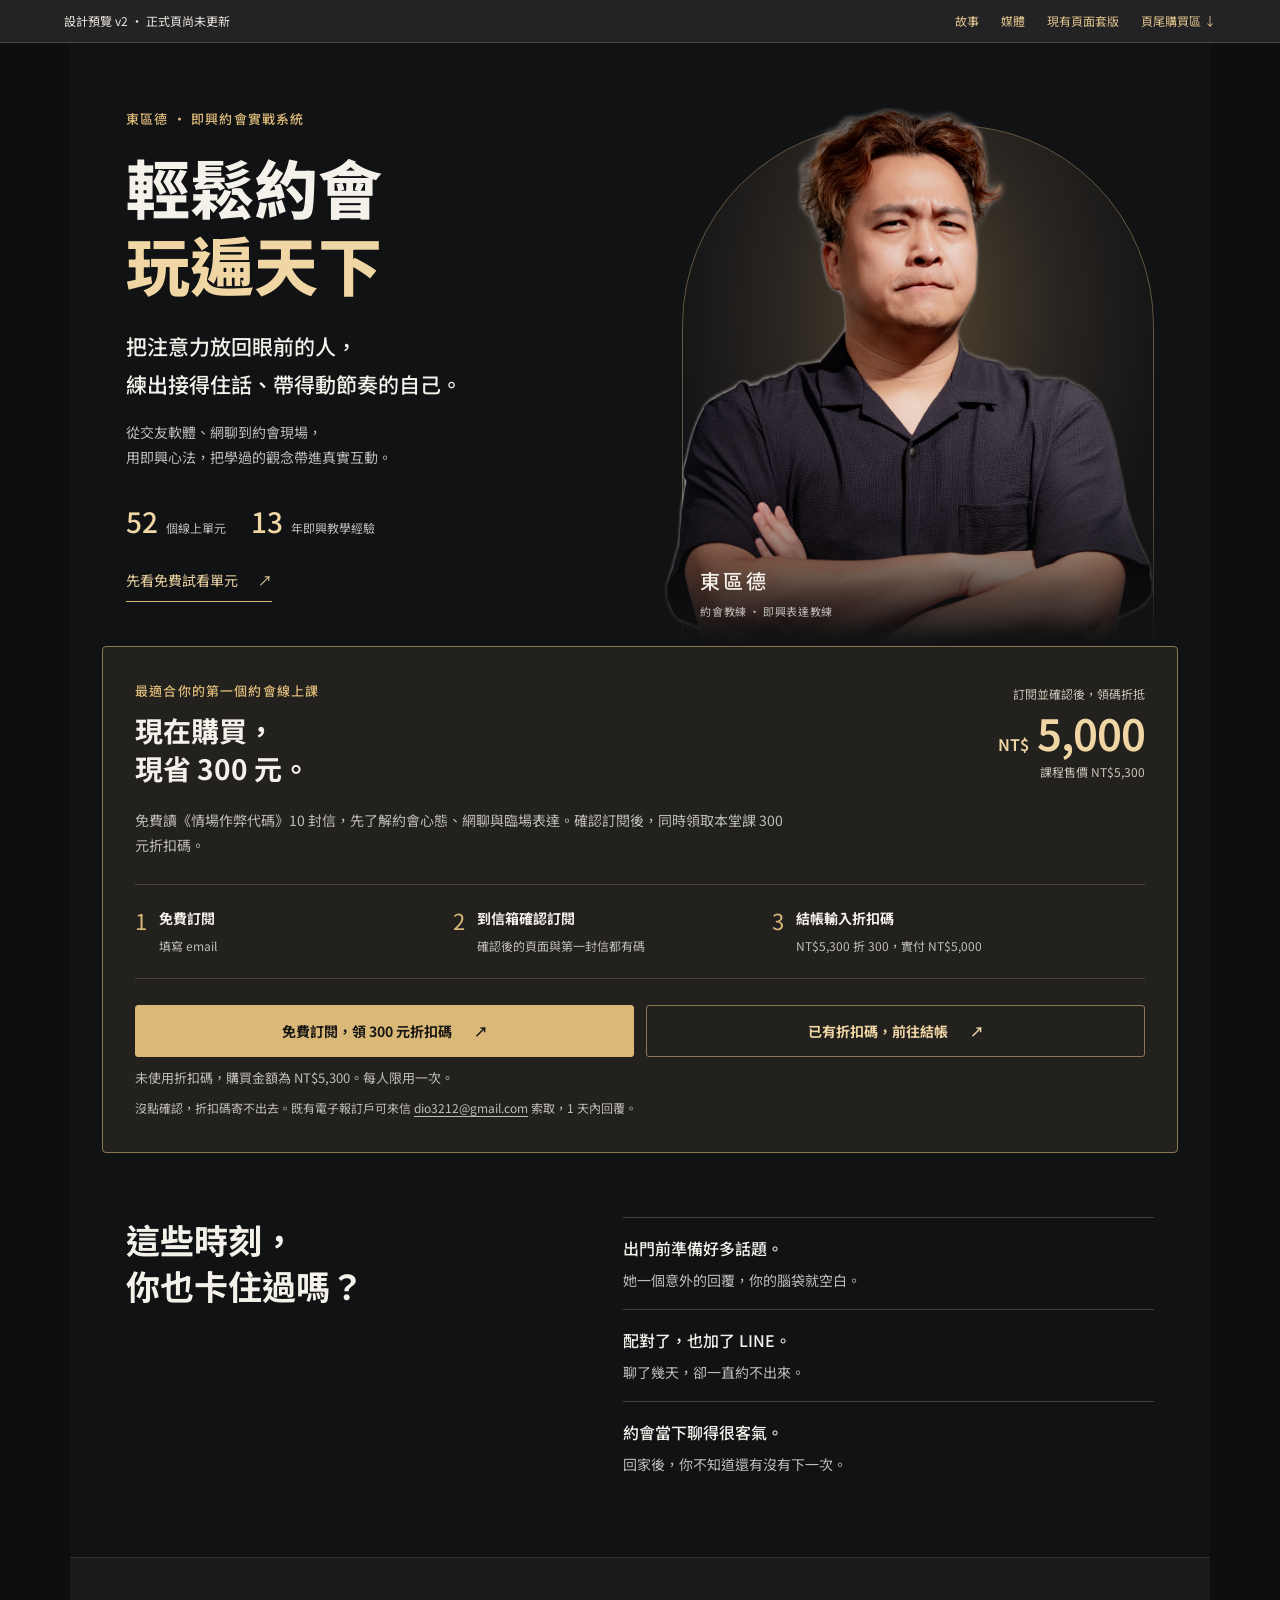
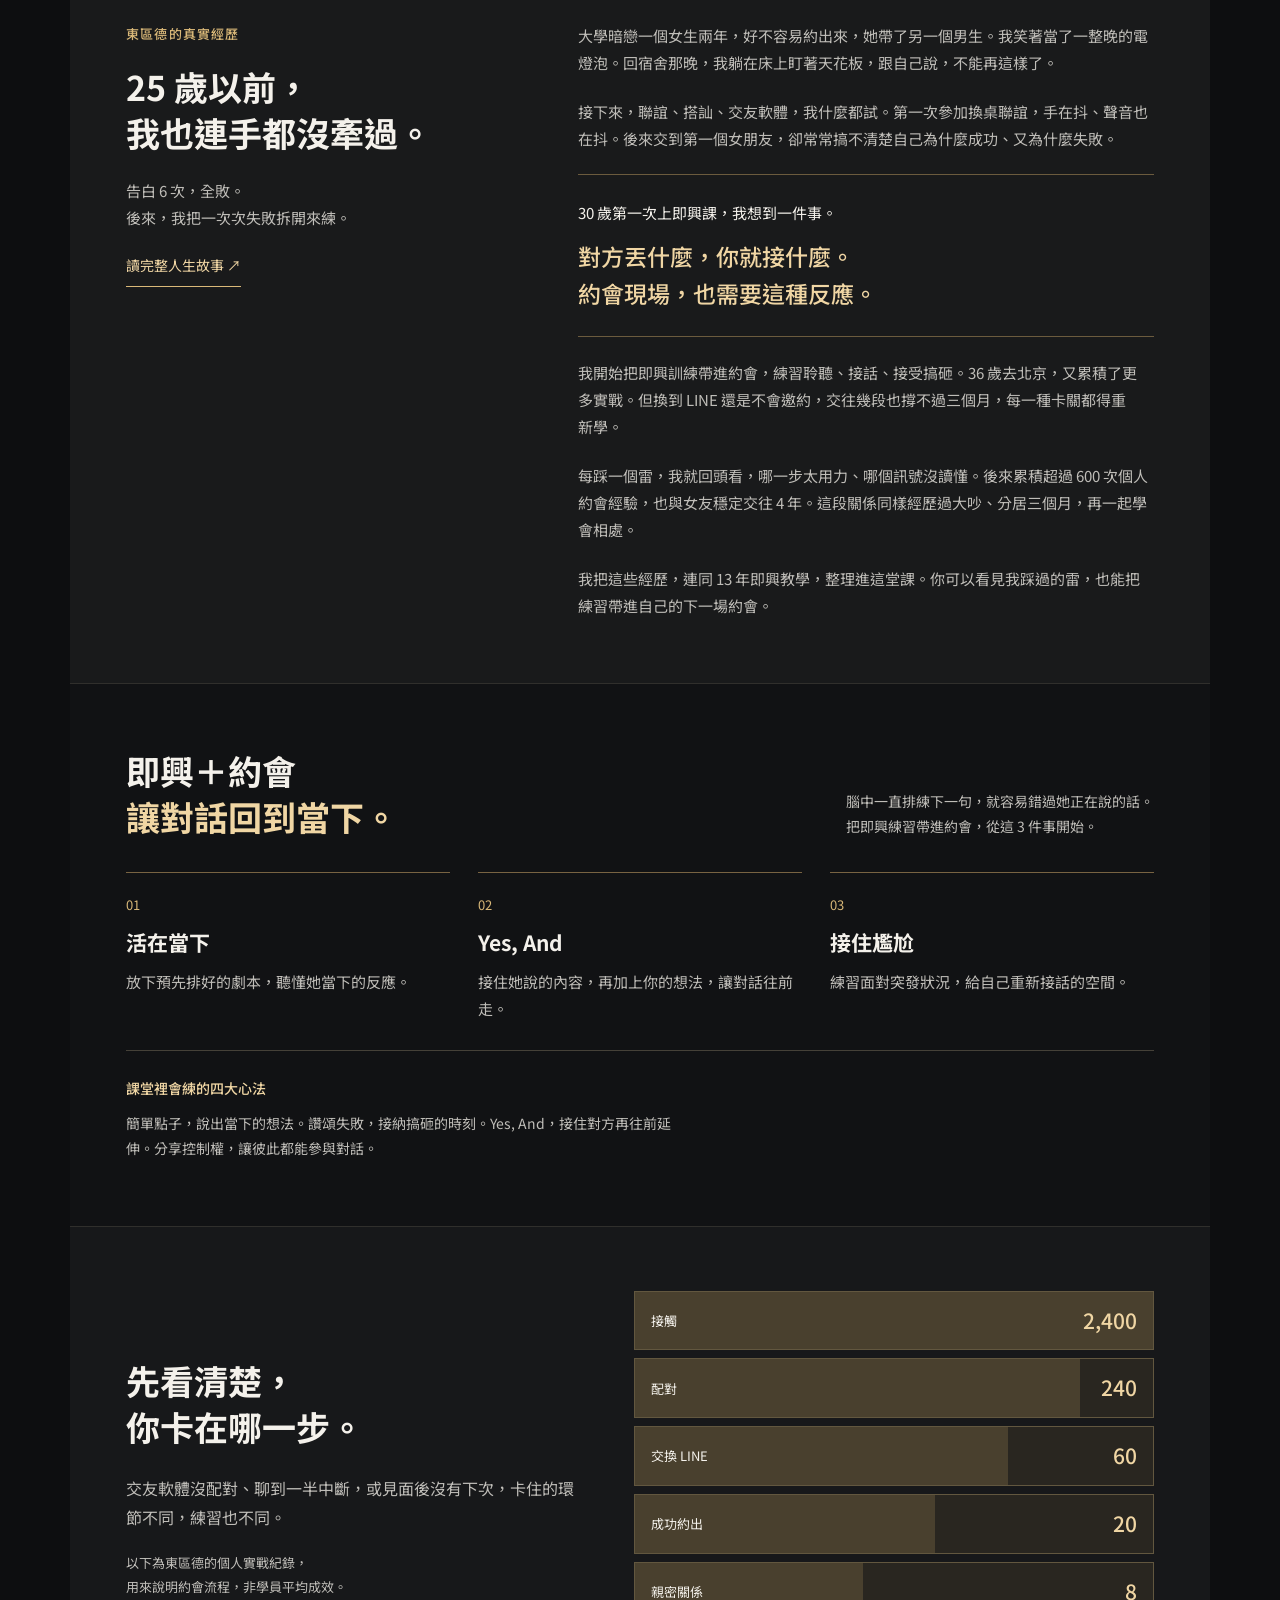
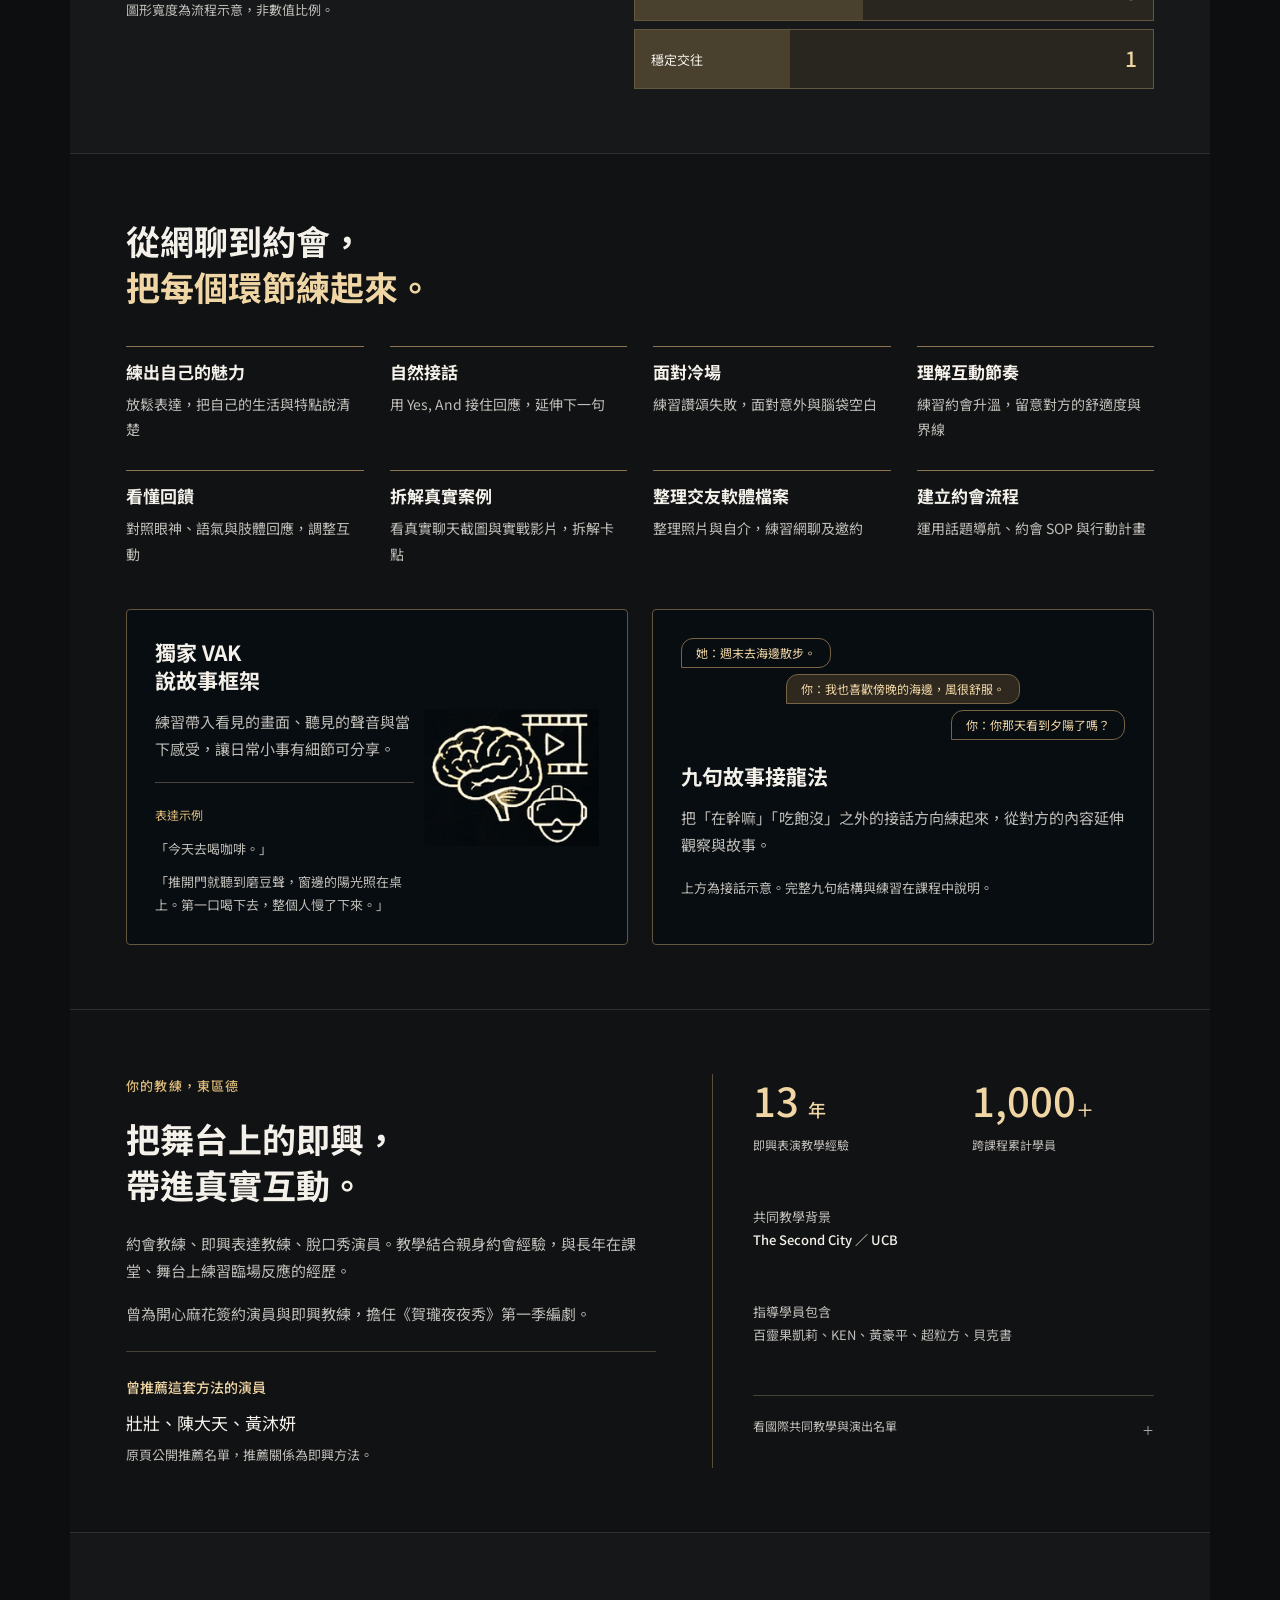
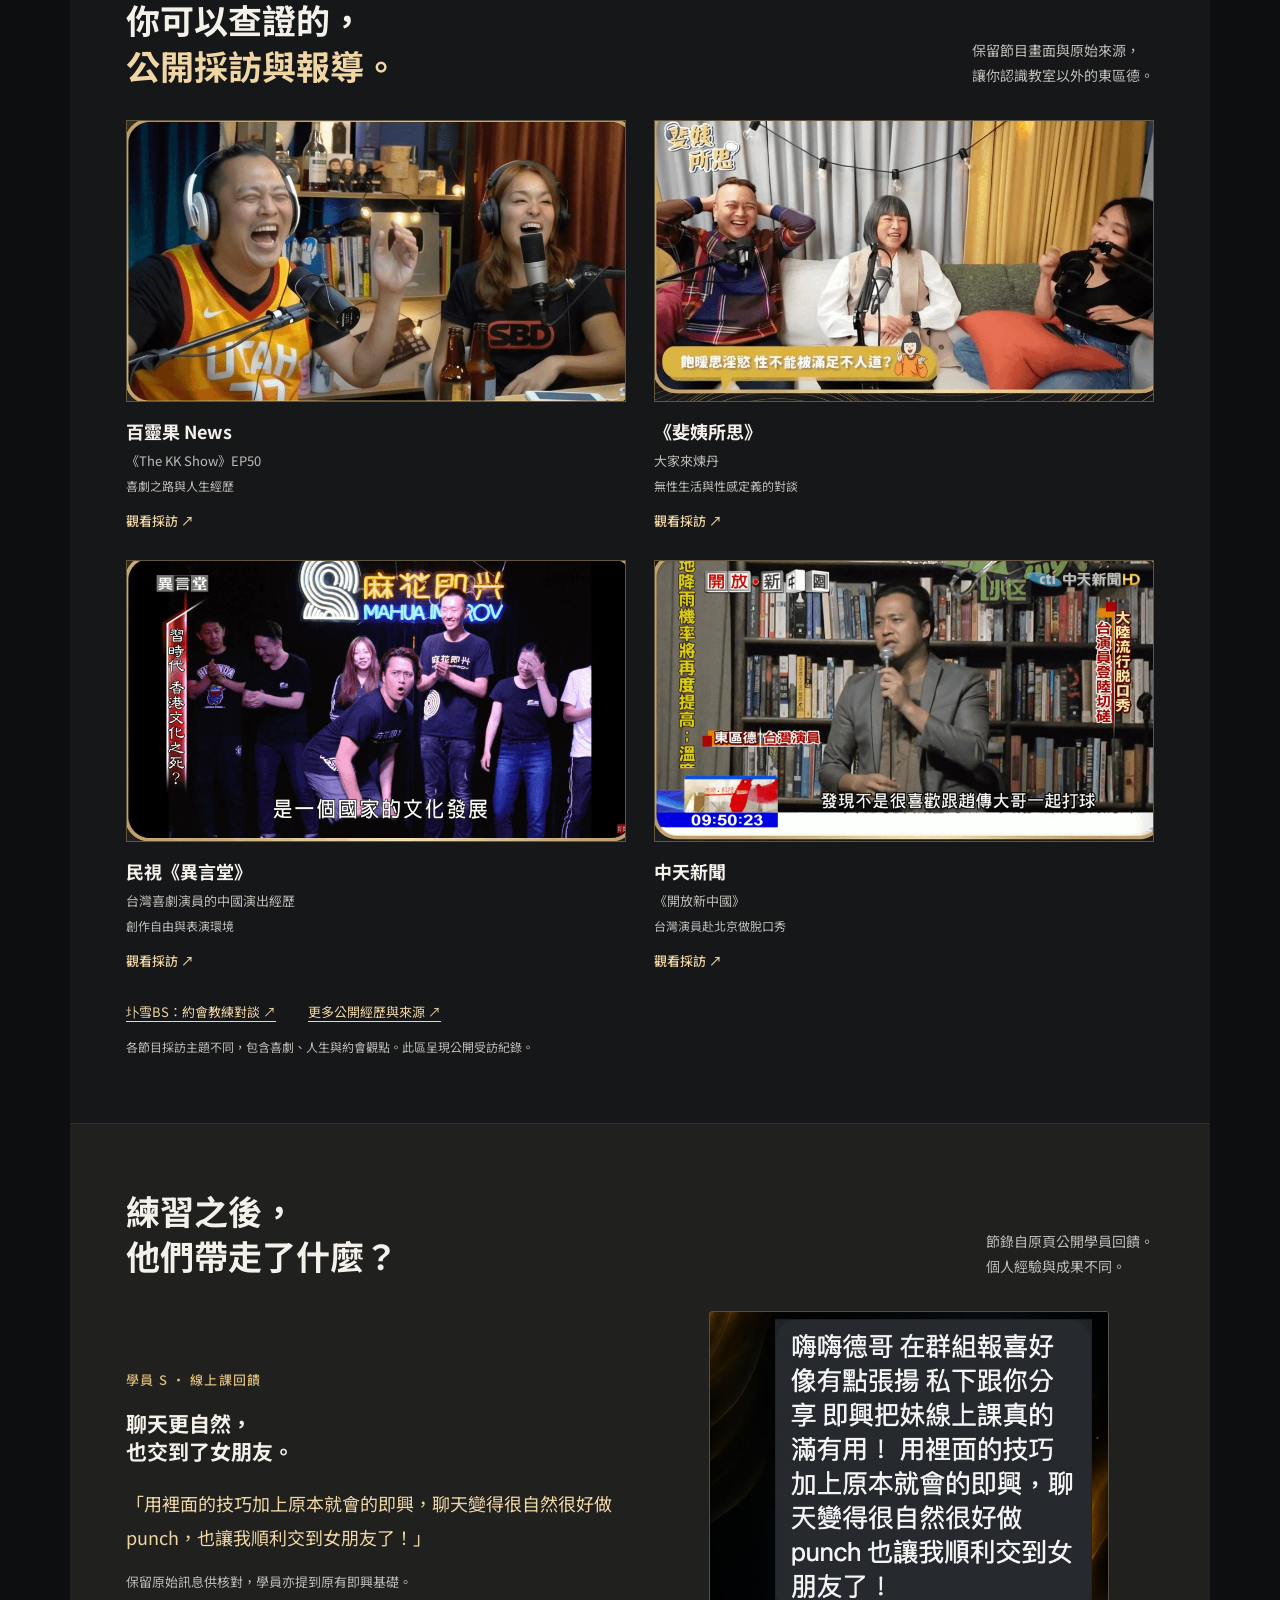
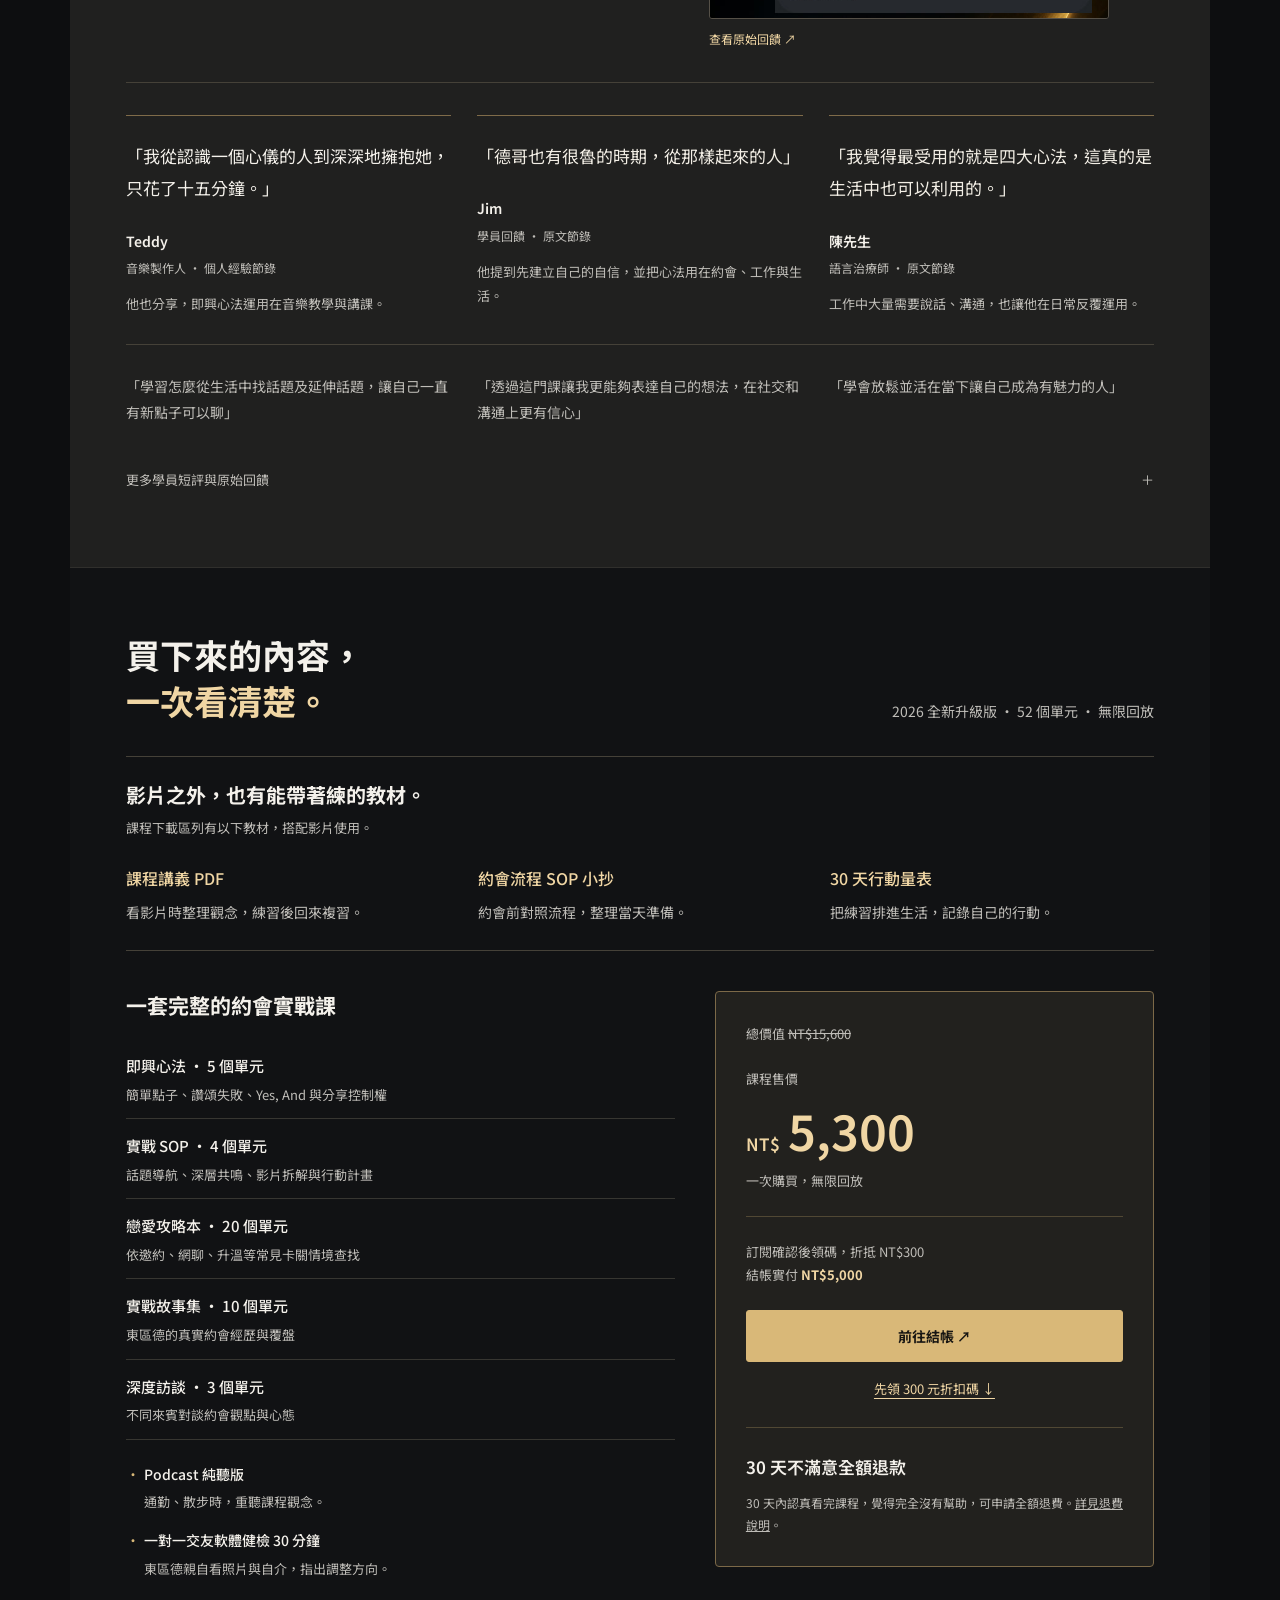
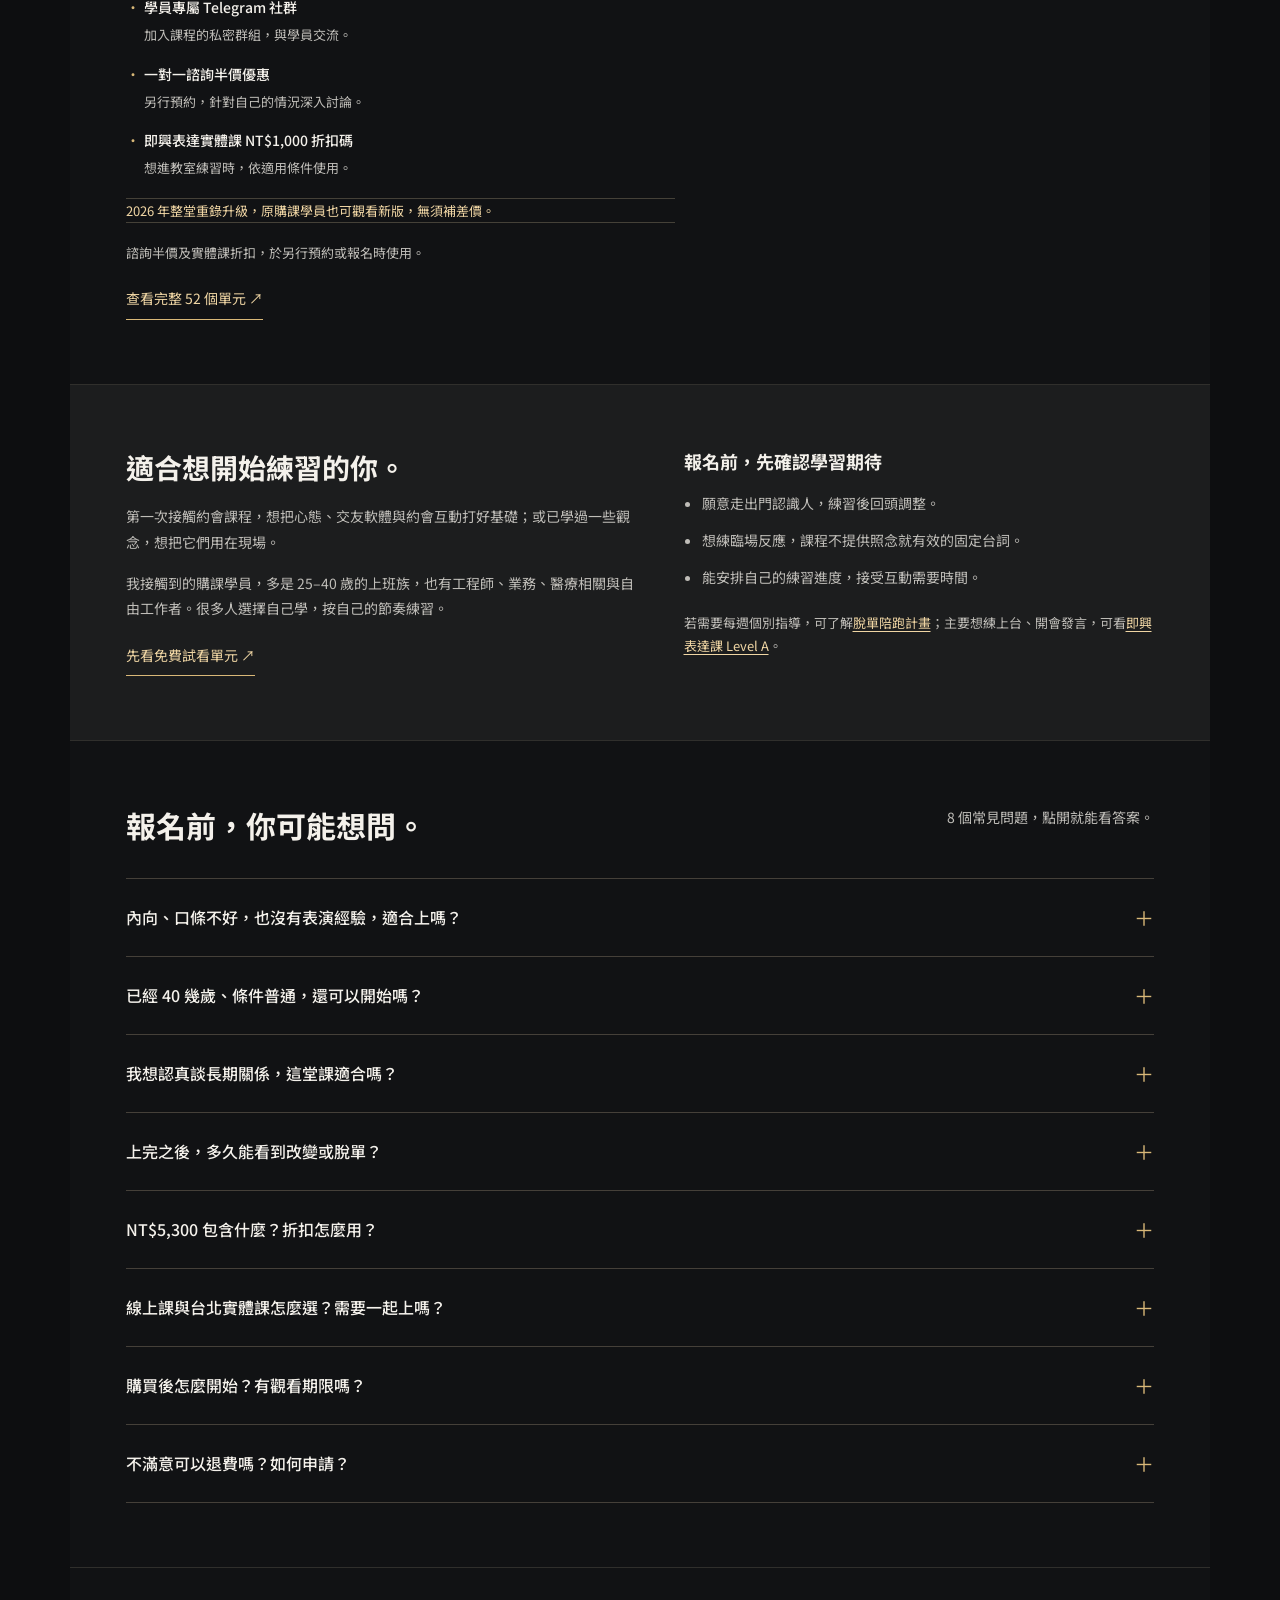
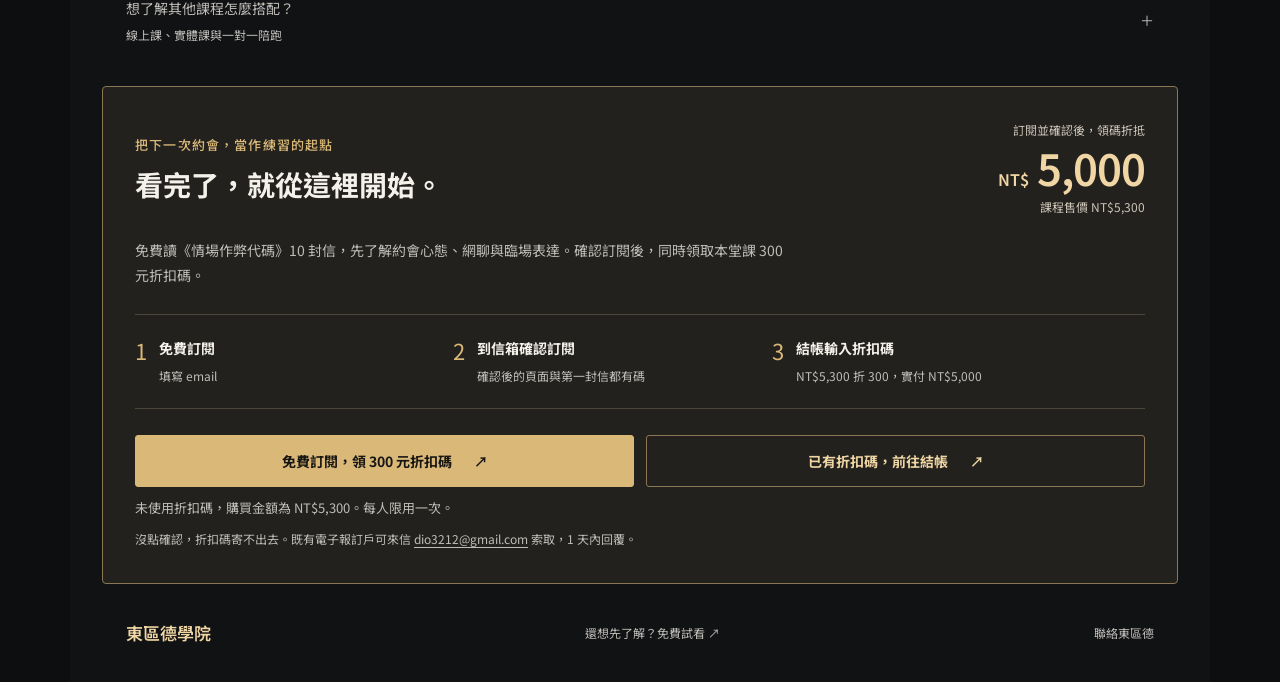
<file: index.html>
<!DOCTYPE html><html lang="zh-Hant"><head><meta charset="UTF-8"><meta name="viewport" content="width=device-width,initial-scale=1"><meta name="robots" content="noindex,nofollow"><title>輕鬆約會玩遍天下｜設計預覽 v2</title><link rel="stylesheet" href="design.css?v=2"></head><body class="dl-preview"><div class="dl-reviewbar"><span>設計預覽 v2 · 正式頁尚未更新</span><nav><a href="#dl-journey">故事</a><a href="#dl-media-proof">媒體</a><a href="platform-preview.html">現有頁面套版</a><a href="#dl-finish">頁尾購買區 ↓</a></nav></div><div class="dl-course" id="dl-course">
<header class="dl-hero"><div class="dl-hero-copy"><p class="dl-kicker">東區德 · 即興約會實戰系統</p><h1>輕鬆約會<br/><em>玩遍天下</em></h1><p class="dl-lead">把注意力放回眼前的人，<br/>練出接得住話、帶得動節奏的自己。</p><p class="dl-muted">從交友軟體、網聊到約會現場，<br/>用即興心法，把學過的觀念帶進真實互動。</p><div class="dl-hero-facts"><span><b>52</b> 個線上單元</span><span><b>13</b> 年即興教學經驗</span></div><a class="dl-text-link" href="https://dioacademy.tw/learning/improvdating/3f78926c-6590-4a41-b8bd-613d4d5ba468" rel="noopener" target="_blank">先看免費試看單元 <span aria-hidden="true">↗</span></a></div><div class="dl-portrait"><div class="dl-arch"></div><img alt="東區德，約會教練與即興表達教練" height="2125" src="assets/portrait.png" width="1558"/><span class="dl-signature">東區德<span>約會教練 · 即興表達教練</span></span></div></header>
<section aria-labelledby="dl-start-title" class="dl-offer" id="dl-start">
<div class="dl-offer-head"><div><p class="dl-kicker">最適合你的第一個約會線上課</p><h2 id="dl-start-title">現在購買，<br/>現省 300 元。</h2></div><div class="dl-offer-price"><span>訂閱並確認後，領碼折抵</span><strong><small>NT$</small>5,000</strong><span>課程售價 NT$5,300</span></div></div>
<p class="dl-offer-gift">免費讀《情場作弊代碼》10 封信，先了解約會心態、網聊與臨場表達。確認訂閱後，同時領取本堂課 300 元折扣碼。</p><ol class="dl-steps"><li><b>1</b><span><strong>免費訂閱</strong>填寫 email</span></li><li><b>2</b><span><strong>到信箱確認訂閱</strong>確認後的頁面與第一封信都有碼</span></li><li><b>3</b><span><strong>結帳輸入折扣碼</strong>NT$5,300 折 300，實付 NT$5,000</span></li></ol>
<div class="dl-actions"><a class="dl-button" href="https://dio.kit.com/cheatcode_home?src=ad300" rel="noopener" target="_blank">免費訂閱，領 300 元折扣碼<span aria-hidden="true">↗</span></a><a class="dl-button dl-outline" href="https://dioacademy.tw/checkout?planId=e0495d20-8f7b-4b6c-938a-22f5584e10e2" rel="noopener" target="_blank">已有折扣碼，前往結帳<span aria-hidden="true">↗</span></a></div><p class="dl-small">未使用折扣碼，購買金額為 NT$5,300。每人限用一次。</p><p class="dl-fine">沒點確認，折扣碼寄不出去。既有電子報訂戶可來信 <a href="mailto:dio3212@gmail.com">dio3212@gmail.com</a> 索取，1 天內回覆。</p>
</section>

<section class="dl-section dl-pains" id="dl-pains"><h2>這些時刻，<br/>你也卡住過嗎？</h2><div class="dl-pain-list"><p><strong>出門前準備好多話題。</strong><span>她一個意外的回覆，你的腦袋就空白。</span></p><p><strong>配對了，也加了 LINE。</strong><span>聊了幾天，卻一直約不出來。</span></p><p><strong>約會當下聊得很客氣。</strong><span>回家後，你不知道還有沒有下一次。</span></p></div></section>
<section class="dl-section dl-journey" id="dl-journey"><div class="dl-journey-heading"><p class="dl-kicker">東區德的真實經歷</p><h2>25 歲以前，<br/>我也連手都沒牽過。</h2><p class="dl-muted">告白 6 次，全敗。<br/>後來，我把一次次失敗拆開來練。</p><a class="dl-text-link" href="https://dioacademy.tw/posts/aboutme" rel="noopener" target="_blank">讀完整人生故事 ↗</a></div><div class="dl-journey-body"><p>大學暗戀一個女生兩年，好不容易約出來，她帶了另一個男生。我笑著當了一整晚的電燈泡。回宿舍那晚，我躺在床上盯著天花板，跟自己說，不能再這樣了。</p><p>接下來，聯誼、搭訕、交友軟體，我什麼都試。第一次參加換桌聯誼，手在抖、聲音也在抖。後來交到第一個女朋友，卻常常搞不清楚自己為什麼成功、又為什麼失敗。</p><p class="dl-journey-turn">30 歲第一次上即興課，我想到一件事。<br/><strong>對方丟什麼，你就接什麼。<br/>約會現場，也需要這種反應。</strong></p><p>我開始把即興訓練帶進約會，練習聆聽、接話、接受搞砸。36 歲去北京，又累積了更多實戰。但換到 LINE 還是不會邀約，交往幾段也撐不過三個月，每一種卡關都得重新學。</p><p>每踩一個雷，我就回頭看，哪一步太用力、哪個訊號沒讀懂。後來累積超過 600 次個人約會經驗，也與女友穩定交往 4 年。這段關係同樣經歷過大吵、分居三個月，再一起學會相處。</p><p>我把這些經歷，連同 13 年即興教學，整理進這堂課。你可以看見我踩過的雷，也能把練習帶進自己的下一場約會。</p></div></section><section class="dl-section dl-method" id="dl-method"><div class="dl-section-heading"><h2>即興＋約會<br/><em>讓對話回到當下。</em></h2><p>腦中一直排練下一句，就容易錯過她正在說的話。<br/>把即興練習帶進約會，從這 3 件事開始。</p></div><div class="dl-methods"><article><span>01</span><h3>活在當下</h3><p>放下預先排好的劇本，聽懂她當下的反應。</p></article><article><span>02</span><h3>Yes, And</h3><p>接住她說的內容，再加上你的想法，讓對話往前走。</p></article><article><span>03</span><h3>接住尷尬</h3><p>練習面對突發狀況，給自己重新接話的空間。</p></article></div><div class="dl-principles"><strong>課堂裡會練的四大心法</strong><p>簡單點子，說出當下的想法。讚頌失敗，接納搞砸的時刻。Yes, And，接住對方再往前延伸。分享控制權，讓彼此都能參與對話。</p></div></section>
<section class="dl-section dl-funnel"><div><h2>先看清楚，<br/>你卡在哪一步。</h2><p class="dl-muted">交友軟體沒配對、聊到一半中斷，或見面後沒有下次，卡住的環節不同，練習也不同。</p><p class="dl-small">以下為東區德的個人實戰紀錄，<br/>用來說明約會流程，非學員平均成效。<br/>圖形寬度為流程示意，非數值比例。</p></div><div aria-label="個人實戰紀錄漏斗" class="dl-funnel-chart"><div style="--bar:100%"><span>接觸</span><b>2,400</b></div><div style="--bar:86%"><span>配對</span><b>240</b></div><div style="--bar:72%"><span>交換 LINE</span><b>60</b></div><div style="--bar:58%"><span>成功約出</span><b>20</b></div><div style="--bar:44%"><span>親密關係</span><b>8</b></div><div style="--bar:30%"><span>穩定交往</span><b>1</b></div></div></section>
<section class="dl-section dl-outcomes"><h2>從網聊到約會，<br/><em>把每個環節練起來。</em></h2><div class="dl-benefits"><div><h3>練出自己的魅力</h3><p>放鬆表達，把自己的生活與特點說清楚</p></div><div><h3>自然接話</h3><p>用 Yes, And 接住回應，延伸下一句</p></div><div><h3>面對冷場</h3><p>練習讚頌失敗，面對意外與腦袋空白</p></div><div><h3>理解互動節奏</h3><p>練習約會升溫，留意對方的舒適度與界線</p></div><div><h3>看懂回饋</h3><p>對照眼神、語氣與肢體回應，調整互動</p></div><div><h3>拆解真實案例</h3><p>看真實聊天截圖與實戰影片，拆解卡點</p></div><div><h3>整理交友軟體檔案</h3><p>整理照片與自介，練習網聊及邀約</p></div><div><h3>建立約會流程</h3><p>運用話題導航、約會 SOP 與行動計畫</p></div></div><div class="dl-tools"><article class="dl-vak"><div><h3>獨家 VAK<br/>說故事框架</h3><p>練習帶入看見的畫面、聽見的聲音與當下感受，讓日常小事有細節可分享。</p><div class="dl-tool-example"><span>表達示例</span><p>「今天去喝咖啡。」</p><p>「推開門就聽到磨豆聲，窗邊的陽光照在桌上。第一口喝下去，整個人慢了下來。」</p></div></div><div aria-label="VAK 說故事框架原圖的大腦與影像圖示" class="dl-vak-icon" role="img"></div></article><article><div aria-label="接話示意" class="dl-chat-art"><span>她：週末去海邊散步。</span><span>你：我也喜歡傍晚的海邊，風很舒服。</span><span>你：你那天看到夕陽了嗎？</span></div><h3>九句故事接龍法</h3><p>把「在幹嘛」「吃飽沒」之外的接話方向練起來，從對方的內容延伸觀察與故事。</p><span class="dl-small">上方為接話示意。完整九句結構與練習在課程中說明。</span></article></div></section>
<section class="dl-section dl-teacher" id="dl-teacher"><div><p class="dl-kicker">你的教練，東區德</p><h2>把舞台上的即興，<br/>帶進真實互動。</h2><p>約會教練、即興表達教練、脫口秀演員。教學結合親身約會經驗，與長年在課堂、舞台上練習臨場反應的經歷。</p><p>曾為開心麻花簽約演員與即興教練，擔任《賀瓏夜夜秀》第一季編劇。</p><div class="dl-recommendations"><strong>曾推薦這套方法的演員</strong><p>壯壯、陳大天、黃沐妍</p><span class="dl-small">原頁公開推薦名單，推薦關係為即興方法。</span></div></div><div class="dl-credentials"><div><b>13 <small>年</small></b><span>即興表演教學經驗</span></div><div><b>1,000<small>＋</small></b><span>跨課程累計學員</span></div><p>共同教學背景<br/><strong>The Second City ／ UCB</strong></p><p>指導學員包含<br/>百靈果凱莉、KEN、黃豪平、超粒方、貝克書</p><details class="dl-collaboration"><summary>看國際共同教學與演出名單 <span>＋</span></summary><p>The Second City 資深教練群<br/>Anthony LeBlanc、Ryan Bernier、Sam Super、Jay Steigmann</p><p>UCB 資深教練群<br/>Drew DiFonzo Marks、Toni Charline</p></details></div></section><section class="dl-section dl-media-proof" id="dl-media-proof"><div class="dl-section-heading"><h2>你可以查證的，<br/><em>公開採訪與報導。</em></h2><p>保留節目畫面與原始來源，<br/>讓你認識教室以外的東區德。</p></div><div class="dl-media-grid"><a class="dl-media-card" href="https://www.youtube.com/watch?v=dDw50VlC9JU" rel="noopener" target="_blank"><div class="dl-media-frame dl-media-fruit"><img alt="百靈果 News採訪原頁畫面" height="2752" loading="lazy" src="assets/media-original.jpg" width="1536"/></div><div class="dl-media-caption"><h3>百靈果 News</h3><p>《The KK Show》EP50</p><span>喜劇之路與人生經歷</span><b>觀看採訪 ↗</b></div></a><a class="dl-media-card" href="https://www.youtube.com/watch?v=_rAcezYXa-c" rel="noopener" target="_blank"><div class="dl-media-frame dl-media-fei"><img alt="《斐姨所思》採訪原頁畫面" height="2752" loading="lazy" src="assets/media-original.jpg" width="1536"/></div><div class="dl-media-caption"><h3>《斐姨所思》</h3><p>大家來煉丹</p><span>無性生活與性感定義的對談</span><b>觀看採訪 ↗</b></div></a><a class="dl-media-card" href="https://www.youtube.com/watch?v=3dfzc3HZ0zs" rel="noopener" target="_blank"><div class="dl-media-frame dl-media-ftv"><img alt="民視《異言堂》採訪原頁畫面" height="2752" loading="lazy" src="assets/media-original.jpg" width="1536"/></div><div class="dl-media-caption"><h3>民視《異言堂》</h3><p>台灣喜劇演員的中國演出經歷</p><span>創作自由與表演環境</span><b>觀看採訪 ↗</b></div></a><a class="dl-media-card" href="https://www.youtube.com/watch?v=ob2wNfKZ0L4" rel="noopener" target="_blank"><div class="dl-media-frame dl-media-cti"><img alt="中天新聞採訪原頁畫面" height="2752" loading="lazy" src="assets/media-original.jpg" width="1536"/></div><div class="dl-media-caption"><h3>中天新聞</h3><p>《開放新中國》</p><span>台灣演員赴北京做脫口秀</span><b>觀看採訪 ↗</b></div></a></div><div class="dl-media-extra"><a href="https://www.youtube.com/watch?v=JRIu3rglYfM" rel="noopener" target="_blank">圤雪BS：約會教練對談 ↗</a><a href="https://dioacademy.tw/posts/aboutme" rel="noopener" target="_blank">更多公開經歷與來源 ↗</a></div><p class="dl-fine">各節目採訪主題不同，包含喜劇、人生與約會觀點。此區呈現公開受訪紀錄。</p></section><section class="dl-section dl-testimonials" id="dl-stories"><div class="dl-section-heading"><h2>練習之後，<br/>他們帶走了什麼？</h2><p>節錄自原頁公開學員回饋。<br/>個人經驗與成果不同。</p></div><div class="dl-student-s"><div><p class="dl-kicker">學員 S · 線上課回饋</p><h3>聊天更自然，<br/>也交到了女朋友。</h3><blockquote>「用裡面的技巧加上原本就會的即興，聊天變得很自然很好做 punch，也讓我順利交到女朋友了！」</blockquote><p class="dl-small">保留原始訊息供核對，學員亦提到原有即興基礎。</p></div><a aria-label="放大學員 S 原始回饋" href="assets/student-s-original.jpg" rel="noopener" target="_blank"><img alt="學員 S 私訊回饋原圖，提到聊天自然並交到女朋友" height="500" loading="lazy" src="assets/student-s-original.jpg" width="650"/><span>查看原始回饋 ↗</span></a></div><div class="dl-quotes"><figure><blockquote>「我從認識一個心儀的人到深深地擁抱她，只花了十五分鐘。」</blockquote><figcaption>Teddy<span>音樂製作人 · 個人經驗節錄</span></figcaption><p class="dl-small">他也分享，即興心法運用在音樂教學與講課。</p></figure><figure><blockquote>「德哥也有很魯的時期，從那樣起來的人」</blockquote><figcaption>Jim<span>學員回饋 · 原文節錄</span></figcaption><p class="dl-small">他提到先建立自己的自信，並把心法用在約會、工作與生活。</p></figure><figure><blockquote>「我覺得最受用的就是四大心法，這真的是生活中也可以利用的。」</blockquote><figcaption>陳先生<span>語言治療師 · 原文節錄</span></figcaption><p class="dl-small">工作中大量需要說話、溝通，也讓他在日常反覆運用。</p></figure></div><div class="dl-short-reviews"><blockquote>「學習怎麼從生活中找話題及延伸話題，讓自己一直有新點子可以聊」</blockquote><blockquote>「透過這門課讓我更能夠表達自己的想法，在社交和溝通上更有信心」</blockquote><blockquote>「學會放鬆並活在當下讓自己成為有魅力的人」</blockquote></div><details class="dl-evidence"><summary>更多學員短評與原始回饋 <span>＋</span></summary><div class="dl-more-reviews"><p>「喜歡簡單點子和 Yes And 的概念，放入溝通中相當實用」</p><p>「即興的心法蠻多都跟把妹技巧互通」</p><p>「報名只是想要把妹，但上著上著就發現即興的魅力」</p><p>「比起以前會用失落或生氣的情緒去面對，現在又多了一個更好的選擇」</p><p>「即興的精神久沒接觸又恢復到想太多的慣性，回來充電感覺很好」</p></div><div class="dl-review-originals"><a href="https://raw.githubusercontent.com/dio3212/thankyoupage/main/assets/online-course/background-refresh-v1/online-course-bg-v1-03.jpg" rel="noopener" target="_blank">Teddy 完整原文 ↗</a><a href="https://raw.githubusercontent.com/dio3212/thankyoupage/main/assets/online-course/background-refresh-v1/online-course-bg-v1-04.jpg" rel="noopener" target="_blank">Jim 完整原文 ↗</a><a href="https://raw.githubusercontent.com/dio3212/thankyoupage/main/assets/online-course/background-refresh-v1/online-course-bg-v1-05.jpg" rel="noopener" target="_blank">陳先生完整原文 ↗</a></div></details></section>

<section class="dl-section dl-included" id="dl-included"><div class="dl-section-heading"><h2>買下來的內容，<br/><em>一次看清楚。</em></h2><p>2026 全新升級版 · 52 個單元 · 無限回放</p></div><div class="dl-materials"><div class="dl-material-heading"><h3>影片之外，也有能帶著練的教材。</h3><p class="dl-small">課程下載區列有以下教材，搭配影片使用。</p></div><dl><div><dt>課程講義 PDF</dt><dd>看影片時整理觀念，練習後回來複習。</dd></div><div><dt>約會流程 SOP 小抄</dt><dd>約會前對照流程，整理當天準備。</dd></div><div><dt>30 天行動量表</dt><dd>把練習排進生活，記錄自己的行動。</dd></div></dl></div><div class="dl-package"><div><h3>一套完整的約會實戰課</h3><div class="dl-curriculum"><div><b>即興心法 · 5 個單元</b><span>簡單點子、讚頌失敗、Yes, And 與分享控制權</span></div><div><b>實戰 SOP · 4 個單元</b><span>話題導航、深層共鳴、影片拆解與行動計畫</span></div><div><b>戀愛攻略本 · 20 個單元</b><span>依邀約、網聊、升溫等常見卡關情境查找</span></div><div><b>實戰故事集 · 10 個單元</b><span>東區德的真實約會經歷與覆盤</span></div><div><b>深度訪談 · 3 個單元</b><span>不同來賓對談約會觀點與心態</span></div></div><ul class="dl-inclusions"><li><strong>Podcast 純聽版</strong><span>通勤、散步時，重聽課程觀念。</span></li><li><strong>一對一交友軟體健檢 30 分鐘</strong><span>東區德親自看照片與自介，指出調整方向。</span></li><li><strong>學員專屬 Telegram 社群</strong><span>加入課程的私密群組，與學員交流。</span></li><li><strong>一對一諮詢半價優惠</strong><span>另行預約，針對自己的情況深入討論。</span></li><li><strong>即興表達實體課 NT$1,000 折扣碼</strong><span>想進教室練習時，依適用條件使用。</span></li></ul><p class="dl-update-note">2026 年整堂重錄升級，原購課學員也可觀看新版，無須補差價。</p><p class="dl-small">諮詢半價及實體課折扣，於另行預約或報名時使用。</p><a class="dl-text-link" href="https://dioacademy.tw/courses/improvdating#section-content" rel="noopener" target="_blank">查看完整 52 個單元 ↗</a></div><aside class="dl-price"><p>總價值 <s>NT$15,600</s></p><span>課程售價</span><strong><small>NT$</small>5,300</strong><p>一次購買，無限回放</p><hr/><p>訂閱確認後領碼，折抵 NT$300<br/>結帳實付 <b>NT$5,000</b></p><a class="dl-button" href="https://dioacademy.tw/checkout?planId=e0495d20-8f7b-4b6c-938a-22f5584e10e2" rel="noopener" target="_blank">前往結帳 ↗</a><a class="dl-price-sub" href="#dl-finish">先領 300 元折扣碼 ↓</a><div class="dl-guarantee"><strong>30 天不滿意全額退款</strong><p>30 天內認真看完課程，覺得完全沒有幫助，可申請全額退費。<a href="#dl-faq">詳見退費說明</a>。</p></div></aside></div></section>
<section class="dl-section dl-fit"><div><h2>適合想開始練習的你。</h2><p>第一次接觸約會課程，想把心態、交友軟體與約會互動打好基礎；或已學過一些觀念，想把它們用在現場。</p><p>我接觸到的購課學員，多是 25–40 歲的上班族，也有工程師、業務、醫療相關與自由工作者。很多人選擇自己學，按自己的節奏練習。</p><a class="dl-text-link" href="https://dioacademy.tw/learning/improvdating/3f78926c-6590-4a41-b8bd-613d4d5ba468" rel="noopener" target="_blank">先看免費試看單元 ↗</a></div><div><h3>報名前，先確認學習期待</h3><ul class="dl-expectations"><li>願意走出門認識人，練習後回頭調整。</li><li>想練臨場反應，課程不提供照念就有效的固定台詞。</li><li>能安排自己的練習進度，接受互動需要時間。</li></ul><p class="dl-small">若需要每週個別指導，可了解<a href="https://dioacademy.tw/vip-program/" rel="noopener" target="_blank">脫單陪跑計畫</a>；主要想練上台、開會發言，可看<a href="https://dioacademy.tw/courses/improvlevela" rel="noopener" target="_blank">即興表達課 Level A</a>。</p></div></section>
<section class="dl-section dl-faq" id="dl-faq"><div class="dl-section-heading"><h2>報名前，你可能想問。</h2><p>8 個常見問題，點開就能看答案。</p></div><details class="dl-faq-item"><summary>內向、口條不好，也沒有表演經驗，適合上嗎？<span aria-hidden="true">＋</span></summary><p>可以從零開始。課程練習聆聽、接話與放鬆，從即興心法進入日常對話。你可以依自己的節奏反覆看，再把練習帶進真實互動，不需要表演基礎。</p></details><details class="dl-faq-item"><summary>已經 40 幾歲、條件普通，還可以開始嗎？<span aria-hidden="true">＋</span></summary><p>可以。課程聚焦你能練習的部分，包含交友軟體檔案、網聊、邀約與現場表達。東區德 25 歲前母胎單身，30 歲第一次走進即興課；你也可以從目前最卡的一個環節開始。</p></details><details class="dl-faq-item"><summary>我想認真談長期關係，這堂課適合嗎？<span aria-hidden="true">＋</span></summary><p>課程以尊重、聆聽與真實表達為核心，內容集中在認識對象、網聊、邀約及約會互動。這些練習可以用於建立關係；若你主要想處理交往後的衝突或婚姻問題，請先確認課綱是否符合需求。</p></details><details class="dl-faq-item"><summary>上完之後，多久能看到改變或脫單？<span aria-hidden="true">＋</span></summary><p>沒有固定的脫單時程。課程提供練習與案例，實際進度會受行動量、互動對象與練習情況影響。可以先觀察自己是否更敢開口、能延伸話題，以及是否開始實際邀約。</p></details><details class="dl-faq-item"><summary>NT$5,300 包含什麼？折扣怎麼用？<span aria-hidden="true">＋</span></summary><p>包含 52 個線上單元、Podcast 純聽版、課程講義、一對一交友軟體健檢 30 分鐘、學員社群、一對一諮詢半價優惠，以及報名即興表達實體課可用的 NT$1,000 折扣碼。先免費訂閱電子報並點選確認，即可領取本堂線上課 NT$300 折扣碼；結帳輸入後實付 NT$5,000，每人限用一次。</p></details><details class="dl-faq-item"><summary>線上課與台北實體課怎麼選？需要一起上嗎？<span aria-hidden="true">＋</span></summary><p>線上課涵蓋交友軟體、網聊與約會實戰，適合想按自己的節奏學習的人。實體課以現場即興互動練習為主。可先用線上課打底，再依需求加入實體課；兩者可分開報名，無須同時購買。</p></details><details class="dl-faq-item"><summary>購買後怎麼開始？有觀看期限嗎？<span aria-hidden="true">＋</span></summary><p>付款完成後即可開通，沒有觀看期限與次數限制。建議先看免費試看單元，再看即興心法 5 個單元，接著練習實戰 SOP。已經有特定卡關情境，也可以直接查找「戀愛攻略本」20 個單元中對應的一題。</p></details><details class="dl-faq-item"><summary>不滿意可以退費嗎？如何申請？<span aria-hidden="true">＋</span></summary><p>可以。30 天內，你認真看完課程卻覺得完全沒有幫助，全額退費。來信 dio3212@gmail.com，附訂單截圖、購買時註冊的 Email 與姓名，說明退費原因，我們會在 3 個工作天內處理並與你聯繫。</p></details></section>
<section class="dl-map"><details><summary><span>想了解其他課程怎麼搭配？<small>線上課、實體課與一對一陪跑</small></span><span>＋</span></summary><div class="dl-map-content"><p>約會與脫單</p><div class="dl-map-links"><span class="dl-current">輕鬆約會玩遍天下 · 你在這裡</span><a href="https://dioacademy.tw/vip-program/?src=lmap" rel="noopener" target="_blank">脫單陪跑計畫 · 免先修 ↗</a></div><p>表達力與臨場反應</p><div class="dl-map-links"><a href="https://dioacademy.tw/courses/improvlevela?src=lmap" rel="noopener" target="_blank">Level A 即興表達入門 · 免先修 ↗</a><a href="https://dioacademy.tw/courses/levelh?src=lmap" rel="noopener" target="_blank">Level H 幽默自信表達 · 免先修 ↗</a><a href="https://dioacademy.tw/courses/levelb?src=lmap" rel="noopener" target="_blank">Level B · 先修 Level A ↗</a><a href="https://dioacademy.tw/courses/levelc?src=lmap" rel="noopener" target="_blank">Level C · 先修 Level B ↗</a><a href="https://dioacademy.tw/courses/levels?src=lmap" rel="noopener" target="_blank">Level S · 先修 Level C ↗</a><a href="https://dioacademy.tw/courses/sketch10?src=lmap" rel="noopener" target="_blank">素描喜劇直通班 · 免先修 ↗</a></div><p class="dl-small">電子報訂戶與線上課學員可憑各自適用的折扣碼報名實體課。當期日期與報名條件請見各課程頁。</p><p class="dl-small">Level A 練習無法事先準備的臨場反應；Level H 練習可以準備的幽默與自信表達。</p></div></details></section>
<section aria-labelledby="dl-finish-title" class="dl-offer" id="dl-finish">
<div class="dl-offer-head"><div><p class="dl-kicker">把下一次約會，當作練習的起點</p><h2 id="dl-finish-title">看完了，就從這裡開始。</h2></div><div class="dl-offer-price"><span>訂閱並確認後，領碼折抵</span><strong><small>NT$</small>5,000</strong><span>課程售價 NT$5,300</span></div></div>
<p class="dl-offer-gift">免費讀《情場作弊代碼》10 封信，先了解約會心態、網聊與臨場表達。確認訂閱後，同時領取本堂課 300 元折扣碼。</p><ol class="dl-steps"><li><b>1</b><span><strong>免費訂閱</strong>填寫 email</span></li><li><b>2</b><span><strong>到信箱確認訂閱</strong>確認後的頁面與第一封信都有碼</span></li><li><b>3</b><span><strong>結帳輸入折扣碼</strong>NT$5,300 折 300，實付 NT$5,000</span></li></ol>
<div class="dl-actions"><a class="dl-button" href="https://dio.kit.com/cheatcode_home?src=ad300" rel="noopener" target="_blank">免費訂閱，領 300 元折扣碼<span aria-hidden="true">↗</span></a><a class="dl-button dl-outline" href="https://dioacademy.tw/checkout?planId=e0495d20-8f7b-4b6c-938a-22f5584e10e2" rel="noopener" target="_blank">已有折扣碼，前往結帳<span aria-hidden="true">↗</span></a></div><p class="dl-small">未使用折扣碼，購買金額為 NT$5,300。每人限用一次。</p><p class="dl-fine">沒點確認，折扣碼寄不出去。既有電子報訂戶可來信 <a href="mailto:dio3212@gmail.com">dio3212@gmail.com</a> 索取，1 天內回覆。</p>
</section>
<footer class="dl-footer"><span>東區德學院</span><a href="https://dioacademy.tw/learning/improvdating/3f78926c-6590-4a41-b8bd-613d4d5ba468" rel="noopener" target="_blank">還想先了解？免費試看 ↗</a><a href="mailto:dio3212@gmail.com">聯絡東區德</a></footer></div></body></html>
</file>
<file: design.css>
@import url('https://fonts.googleapis.com/css2?family=Noto+Sans+TC:wght@400;500;600;700;800&display=swap');
:root{color-scheme:dark}
.dl-preview{margin:0;background:#0d0e10;color:#f5f3ef;font-family:'Noto Sans TC','PingFang TC',sans-serif}
.dl-preview *{box-sizing:border-box}
.dl-reviewbar{display:flex;align-items:center;justify-content:space-between;gap:16px;padding:12px 5vw;background:#232326;color:#eee9df;font:12px/1.5 'Noto Sans TC','PingFang TC',sans-serif;position:relative;z-index:20;border-bottom:1px solid #4e473a}
.dl-reviewbar nav{display:flex;gap:22px;align-items:center}.dl-reviewbar a{color:#e0c28a;text-decoration:none}
.dl-course{--bg:#111214;--surface:#1c1d20;--gold:#d9b878;--gold-light:#f0d6a4;--text:#f4f1eb;--muted:#bfbdb8;--line:#454138;container:course / inline-size;max-width:1140px;margin:0 auto;background:var(--bg);color:var(--text);font:400 16px/1.8 'Noto Sans TC','PingFang TC',sans-serif;white-space:normal!important;text-align:left;overflow:clip}
.dl-course *{box-sizing:border-box}.dl-course :is(h1,h2,h3,p,figure,blockquote,ul,ol){margin:0;padding:0}.dl-course p+p{margin-top:16px}
.dl-course :is(h1,h2,h3){font-family:inherit;color:var(--text);font-weight:700;text-wrap:balance;line-height:1.35;letter-spacing:0}
.dl-course h1{font-size:64px;line-height:1.2;font-weight:800}.dl-course h2{font-size:34px}.dl-course h3{font-size:21px}.dl-course em{font-style:normal;color:var(--gold-light)}
.dl-course a{color:inherit;text-decoration:none}.dl-course a:hover{color:var(--gold-light)}.dl-course a:focus-visible,.dl-course summary:focus-visible{outline:3px solid var(--gold-light);outline-offset:5px}
.dl-course .dl-kicker{font-size:13px;color:var(--gold);letter-spacing:.09em;font-weight:500;margin-bottom:18px}.dl-course .dl-muted{color:var(--muted)}
.dl-course .dl-small{font-size:13px;line-height:1.8;color:var(--muted)}.dl-course .dl-fine{font-size:12px;line-height:1.9;color:var(--muted)}.dl-fine a{text-decoration:underline;text-underline-offset:3px}.dl-course .dl-text-link{display:inline-flex;gap:20px;align-items:center;margin-top:22px;font-size:14px;color:var(--gold-light);border-bottom:1px solid var(--gold);padding-bottom:7px}
.dl-hero{position:relative;padding:64px 56px 0;display:grid;grid-template-columns:1.1fr 1fr;gap:0;min-height:575px;background:#111214}
.dl-hero-copy{position:relative;z-index:2;padding:0 0 44px}.dl-hero .dl-lead{font-size:21px;line-height:1.8;margin-top:26px;font-weight:500}.dl-hero .dl-muted{font-size:14px;margin-top:16px}.dl-hero-facts{display:flex;gap:25px;margin-top:26px;font-size:12px;color:var(--muted)}.dl-hero-facts b{font-size:28px;font-weight:500;color:var(--gold-light);margin-right:5px;font-variant-numeric:tabular-nums}
.dl-portrait{position:relative;align-self:stretch;min-width:0;overflow:hidden}.dl-arch{position:absolute;inset:18px 0 0 18px;border-radius:200px 200px 0 0;border:1px solid #635640;background:radial-gradient(ellipse at 50% 35%,#554632 0%,#2a2621 40%,#141416 75%)}.dl-portrait img{position:absolute!important;width:100%!important;height:100%!important;max-width:none!important;object-fit:cover;object-position:50% 0;display:block}.dl-portrait:after{content:'';position:absolute;bottom:0;left:0;right:0;height:150px;background:linear-gradient(transparent,#111214)}.dl-signature{position:absolute;left:36px;bottom:24px;z-index:2;font-size:20px;letter-spacing:.15em;font-weight:500}.dl-signature span{display:block;font-size:11px;letter-spacing:.05em;font-weight:400;color:var(--muted);margin-top:3px}
.dl-offer{margin:0 32px;padding:32px;background:#23211e;border:1px solid #8b7754;border-radius:4px;scroll-margin-top:20px}.dl-offer-head{display:flex;justify-content:space-between;gap:28px;align-items:center}.dl-offer .dl-kicker{margin-bottom:10px}.dl-offer h2{font-size:28px}.dl-offer-price{flex-shrink:0;display:flex;flex-direction:column;align-items:flex-end}.dl-offer-price>span{font-size:12px;color:#ccc4b7}.dl-offer-price strong{font-size:43px;line-height:1.3;color:var(--gold-light);font-weight:600;letter-spacing:-.025em}.dl-offer-price small{font-size:16px;letter-spacing:0;margin-right:8px}
.dl-steps{list-style:none!important;display:flex;gap:20px;margin:26px 0!important;padding:22px 0!important;border-block:1px solid #4b453a}.dl-steps li{display:flex;gap:12px;align-items:flex-start;flex:1;margin:0!important;font-size:12px;line-height:1.7;color:var(--muted)}.dl-steps li:last-child{flex:1.25}.dl-steps b{font-weight:400;font-size:22px;line-height:1.25;color:var(--gold)}.dl-steps strong{display:block;color:var(--text);font-size:14px;margin-bottom:5px}
.dl-actions{display:flex;gap:12px;margin-bottom:9px}.dl-course .dl-button{display:flex;align-items:center;justify-content:center;gap:22px;min-height:52px;padding:13px 19px;background:var(--gold);border:1px solid var(--gold);color:#181613;border-radius:3px;font-size:14px;font-weight:700;transition:background .18s ease,color .18s ease;line-height:1.6;flex:1;text-align:center}.dl-course .dl-button:hover{color:#181613;background:#efd4a0}.dl-course .dl-outline{background:transparent;color:var(--gold-light);border-color:#8b7754}.dl-course .dl-outline:hover{background:#373027;color:var(--gold-light)}.dl-offer .dl-fine{margin-top:8px}
.dl-section{padding:64px 56px;border-bottom:1px solid #302f2c;scroll-margin-top:20px}.dl-section-heading{display:flex;justify-content:space-between;gap:32px;align-items:end;margin-bottom:32px}.dl-section-heading>p{max-width:380px;color:var(--muted);font-size:14px}.dl-methods{display:grid;grid-template-columns:repeat(3,1fr);gap:28px}.dl-methods article{padding-top:20px;border-top:1px solid #786342}.dl-methods span{color:var(--gold);font-size:13px;display:block;margin-bottom:12px}.dl-methods p{color:var(--muted);font-size:15px;margin-top:12px}
.dl-funnel{display:grid;grid-template-columns:1fr 1.15fr;gap:56px;background:#17181a;align-items:center}.dl-funnel h2{margin-bottom:24px}.dl-funnel .dl-small{margin-top:20px}.dl-funnel-chart{display:flex;flex-direction:column;gap:8px}.dl-funnel-chart>div{display:flex;position:relative;align-items:center;justify-content:space-between;padding:10px 16px;background:#292620;border-left:2px solid var(--gold);width:100%;isolation:isolate}.dl-funnel-chart>div:before{content:'';position:absolute;inset:0 auto 0 0;width:var(--bar);background:#49402e;z-index:-1}.dl-funnel-chart span{font-size:13px}.dl-funnel-chart b{font-size:21px;color:var(--gold-light);font-weight:500;font-variant-numeric:tabular-nums}
.dl-benefits{display:grid;grid-template-columns:repeat(4,1fr);gap:28px 26px;margin-top:36px}.dl-benefits h3{font-size:17px}.dl-benefits p{font-size:14px;color:var(--muted);margin-top:8px}.dl-benefits>div{border-left:2px solid #8c754e;padding-left:16px}
.dl-tools{display:grid;grid-template-columns:1fr 1fr;gap:24px;margin-top:42px}.dl-tools>article{padding:28px;background:#080d11;border:1px solid #63563e;border-radius:4px}.dl-tools p{font-size:15px;color:var(--muted);margin-top:14px}.dl-tools .dl-small{display:block;margin-top:18px}.dl-vak{display:flex;align-items:center;gap:10px}.dl-vak>div:first-child{flex:1}.dl-vak-icon{flex:0 0 175px;height:137px;background-image:url('assets/vak-original.png');background-repeat:no-repeat;background-size:760px auto;background-position:-490px -470px}.dl-chat-art{display:flex;flex-direction:column;align-items:flex-start;gap:6px;margin-bottom:22px}.dl-chat-art span{font-size:11px;line-height:1.5;padding:5px 14px;border:1px solid #766444;border-radius:12px 12px 12px 0;color:var(--gold-light)}.dl-chat-art span:nth-child(2){align-self:center;background:#2e281f}.dl-chat-art span:last-child{align-self:flex-end}
.dl-testimonials{background:#20201f}.dl-quotes{display:grid;grid-template-columns:1.25fr 1fr 1fr;gap:30px}.dl-quotes figure{border-top:1px solid #7f6b49;padding-top:24px;display:flex;flex-direction:column;justify-content:space-between}.dl-quotes blockquote{font-size:17px;line-height:1.9;color:#f2eee5}.dl-quotes figure:first-child blockquote{font-size:23px;color:var(--gold-light)}.dl-quotes figcaption{margin-top:24px;font-size:14px;font-weight:600}.dl-quotes figcaption span{display:block;font-size:12px;color:var(--muted);font-weight:400;margin-top:3px}
.dl-course summary{cursor:pointer;list-style:none;display:flex;justify-content:space-between;align-items:center;gap:20px}.dl-course summary::-webkit-details-marker{display:none}.dl-course details[open]>summary>span:last-child{transform:rotate(45deg)}.dl-course details[open]>summary>span:first-child:not(:last-child){transform:none}.dl-evidence{margin-top:30px}.dl-evidence summary{font-size:13px;color:var(--muted);padding:12px 0}.dl-evidence img{max-width:360px!important;width:100%!important;height:auto!important;margin-top:16px;border-radius:4px}.dl-teacher{display:grid;grid-template-columns:1.2fr 1fr;gap:32px 56px}.dl-teacher h2{margin-bottom:22px}.dl-teacher p{font-size:15px;color:var(--muted)}.dl-credentials{border-left:1px solid #5b4e38;padding-left:40px;display:flex;flex-wrap:wrap;gap:22px 36px}.dl-credentials>div{flex:1}.dl-credentials b{display:block;font-size:40px;white-space:nowrap;font-weight:500;color:var(--gold-light);line-height:1.3}.dl-credentials small{font-size:18px}.dl-credentials span{font-size:12px;color:var(--muted);display:block;margin-top:8px}.dl-credentials p{flex:0 0 100%;margin:0!important;font-size:13px}.dl-credentials strong{font-weight:500;color:var(--text)}.dl-media{grid-column:1/-1;border-top:1px solid #393630;padding-top:26px;display:flex;justify-content:space-between;align-items:center;gap:16px;flex-wrap:wrap}.dl-media span{font-size:12px;color:var(--muted)}.dl-media strong{font-size:15px;font-weight:500;color:#dcd7cd}.dl-teacher .dl-evidence{grid-column:1/-1;margin-top:-14px}
.dl-package{display:grid;grid-template-columns:1.25fr 1fr;gap:40px}.dl-package h3{margin-bottom:20px}.dl-curriculum>div{padding:12px 0;border-bottom:1px solid #373631}.dl-curriculum b{font-size:15px;font-weight:500}.dl-curriculum span{display:block;font-size:13px;color:var(--muted);margin-top:3px}.dl-inclusions{list-style:none!important;margin:22px 0 14px!important}.dl-inclusions li{padding-left:18px;position:relative;margin:7px 0;font-size:14px}.dl-inclusions li:before{content:'·';position:absolute;left:0;color:var(--gold)}.dl-price{background:#22211e;border:1px solid #7c6948;padding:30px;border-radius:4px;align-self:start}.dl-price>p:first-child{font-size:13px;color:var(--muted);margin-bottom:18px}.dl-price>span{font-size:13px;color:var(--muted)}.dl-price>strong{display:block;font-size:48px;line-height:1.2;font-weight:600;color:var(--gold-light);margin:10px 0}.dl-price>strong small{font-size:17px;margin-right:8px}.dl-price p{font-size:13px;color:var(--muted)}.dl-price b{color:var(--gold-light)}.dl-price hr{border:0;border-top:1px solid #514834;margin:23px 0}.dl-price .dl-button{margin-top:24px}.dl-guarantee{margin-top:26px;padding-top:24px;border-top:1px solid #514834}.dl-guarantee strong{display:block;font-size:17px;font-weight:600;margin-bottom:10px}.dl-guarantee p{font-size:12px}.dl-guarantee a{text-decoration:underline}
.dl-fit{display:grid;grid-template-columns:1.1fr 1fr;gap:40px;background:#1c1d1e}.dl-fit h2{font-size:28px}.dl-fit h3{font-size:18px;margin-bottom:18px}.dl-fit h2+p{margin-top:18px}.dl-fit p{font-size:14px;color:var(--muted)}
.dl-faq .dl-section-heading{align-items:start}.dl-faq .dl-section-heading h2{font-size:30px}.dl-faq-item{border-top:1px solid #454039}.dl-faq-item:last-child{border-bottom:1px solid #454039}.dl-faq-item summary{padding:22px 0;font-size:16px;font-weight:500;line-height:1.65}.dl-faq-item summary span{color:var(--gold);font-size:20px;font-weight:400;flex:none}.dl-faq-item>p{font-size:14px;color:var(--muted);padding:0 35px 24px 0;line-height:1.9;max-width:780px}.dl-faq-item[open] summary{color:var(--gold-light)}
.dl-map{padding:28px 56px 40px}.dl-map>details>summary{font-size:14px;color:var(--muted)}.dl-map small{display:block;font-size:12px;color:var(--muted);margin-top:3px}.dl-map-content{padding-top:25px}.dl-map-content>p{font-size:14px;color:var(--gold-light);margin:20px 0 12px}.dl-map-links{display:grid;grid-template-columns:1fr 1fr;gap:12px}.dl-map-links>*{display:block;padding:14px 16px;border:1px solid #58503f;border-radius:3px;font-size:13px}.dl-map-links a:hover{background:#27241e}.dl-map-links .dl-current{border-color:var(--gold);color:var(--gold-light)}
.dl-footer{display:flex;justify-content:space-between;align-items:center;gap:20px;padding:34px 56px;font-size:12px;color:var(--muted)}.dl-footer>span{font-size:17px;color:var(--gold-light);font-weight:600}
@container course (max-width:850px){.dl-hero{padding:44px 30px 0;min-height:480px}.dl-course h1{font-size:49px}.dl-hero h2{font-size:49px!important}.dl-hero .dl-lead{font-size:18px}.dl-hero .dl-muted{font-size:13px}.dl-hero-facts{gap:16px}.dl-hero-facts b{font-size:23px}.dl-section{padding:46px 30px}.dl-section-heading{display:block}.dl-section-heading>p{margin-top:20px}.dl-course h2{font-size:30px}.dl-offer{margin:0 20px;padding:26px}.dl-offer h2{font-size:23px}.dl-offer-price strong{font-size:35px}.dl-steps{gap:14px}.dl-benefits{grid-template-columns:repeat(2,1fr)}.dl-tools{grid-template-columns:1fr}.dl-tools>article{display:flex;align-items:center;gap:22px}.dl-tools>article:not(.dl-vak){display:grid;grid-template-columns:1fr 1fr}.dl-chat-art{grid-row:1/3;margin:0}.dl-tools>article:not(.dl-vak) p{margin:0}.dl-quotes{grid-template-columns:1fr 1fr}.dl-quotes figure:first-child{grid-column:1/-1}.dl-teacher{gap:32px}.dl-credentials{padding-left:26px;gap:20px}.dl-credentials b{font-size:30px}.dl-package{gap:26px;grid-template-columns:1.1fr 1fr}.dl-price{padding:24px}.dl-price>strong{font-size:37px}.dl-funnel{gap:30px}.dl-fit{gap:28px}.dl-footer{padding:30px}.dl-map{padding:28px 30px 36px}}
@container course (max-width:570px){.dl-hero{padding:34px 24px 0;min-height:570px;display:block}.dl-hero-copy{padding-bottom:110px}.dl-course h1{font-size:48px}.dl-hero h2{font-size:48px!important}.dl-hero .dl-kicker{font-size:11px;letter-spacing:.04em}.dl-hero .dl-lead{font-size:17px;margin-top:20px}.dl-hero .dl-muted{font-size:13px;max-width:270px}.dl-hero .dl-text-link{font-size:13px;margin-top:18px}.dl-hero-facts{flex-direction:column;gap:5px;margin-top:22px}.dl-hero-facts b{font-size:24px}.dl-portrait{position:absolute;right:4px;bottom:0;width:54%;height:265px}.dl-arch{inset:10px 5px 0 4px}.dl-portrait img{object-position:50% 0}.dl-signature{left:16px;bottom:12px;font-size:17px}.dl-signature span{font-size:9px}.dl-portrait:after{height:110px}.dl-offer{margin:0 16px;padding:24px 20px}.dl-offer-head{display:block}.dl-offer h2{font-size:24px}.dl-offer .dl-kicker{font-size:11px;letter-spacing:.015em}.dl-offer-price{align-items:flex-start;margin-top:20px}.dl-offer-price strong{font-size:42px}.dl-steps{display:block;margin:20px 0!important;padding:18px 0!important}.dl-steps li{gap:14px;margin:0 0 17px!important}.dl-steps li:last-child{margin-bottom:0!important}.dl-steps b{width:17px;font-size:22px}.dl-steps strong{font-size:14px;margin-bottom:3px}.dl-actions{flex-direction:column;gap:10px}.dl-course .dl-button{font-size:13px;padding:13px 8px;gap:12px;min-height:50px}.dl-course .dl-small{font-size:12px}.dl-course .dl-fine{font-size:11px}.dl-section{padding:40px 24px}.dl-course h2{font-size:29px}.dl-section-heading{margin-bottom:26px}.dl-section-heading>p{font-size:13px;line-height:1.8;margin-top:18px}.dl-methods{display:block}.dl-methods article{padding:18px 0;display:grid;grid-template-columns:30px 1fr;gap:8px 12px}.dl-methods span{margin:3px 0 0}.dl-methods h3{font-size:20px}.dl-methods p{grid-column:2;font-size:14px;margin:0}.dl-funnel{display:block}.dl-funnel-chart{margin-top:26px}.dl-funnel h2{margin-bottom:18px}.dl-benefits{gap:26px 18px;margin-top:28px}.dl-benefits>div{padding-left:12px}.dl-benefits h3{font-size:16px}.dl-benefits p{font-size:13px;line-height:1.8}.dl-tools{margin-top:30px;gap:18px}.dl-tools>article{padding:22px 18px}.dl-vak{flex-wrap:wrap;gap:16px}.dl-vak>div:first-child{flex-basis:100%}.dl-vak-icon{margin:auto}.dl-tools>article:not(.dl-vak){display:block}.dl-chat-art{margin:0 0 22px;max-width:230px}.dl-tools>article:not(.dl-vak) p{margin-top:14px}.dl-quotes{display:block}.dl-quotes figure{margin-top:24px;padding-top:20px}.dl-quotes figure:first-child blockquote{font-size:22px}.dl-quotes blockquote{font-size:16px}.dl-quotes figcaption{margin-top:18px}.dl-teacher{display:block}.dl-teacher p{font-size:14px}.dl-credentials{margin-top:30px;padding:24px 0 0;border-left:0;border-top:1px solid #5b4e38;gap:20px}.dl-credentials b{font-size:36px}.dl-credentials p{font-size:13px}.dl-media{margin-top:30px;justify-content:flex-start;gap:12px 22px}.dl-media>span{flex-basis:100%}.dl-media strong{font-size:13px}.dl-teacher .dl-evidence{margin-top:20px}.dl-package{display:block}.dl-price{margin-top:30px;padding:28px 24px}.dl-price>strong{font-size:46px}.dl-fit{display:block}.dl-fit>div+div{margin-top:30px}.dl-fit h2{font-size:26px}.dl-faq .dl-section-heading h2{font-size:25px}.dl-faq-item summary{font-size:15px;padding:20px 0;gap:15px}.dl-faq-item>p{font-size:14px;padding-right:0}.dl-map{padding:26px 24px 34px}.dl-map-links{grid-template-columns:1fr}.dl-footer{padding:28px 24px;flex-wrap:wrap;gap:14px}.dl-footer>span{flex-basis:100%}}
@media(max-width:600px){.dl-reviewbar{padding:10px 16px;gap:8px;font-size:10px}.dl-reviewbar nav{gap:12px}.dl-reviewbar nav a:first-child{display:none}}
@media(prefers-reduced-motion:reduce){.dl-course *{transition:none!important;scroll-behavior:auto!important}}
/* Scope the replacement to the description; keep platform styles elsewhere. */
#section-description .ck-content:has(.dl-course){white-space:normal!important}#section-description .dl-course{width:100%;margin:0}#section-description .dl-course p{line-height:1.8}#section-description .dl-course .dl-hero h2{font-size:64px;line-height:1.2;font-weight:800}#section-description .dl-course :is(ul,ol){margin-left:0}#section-description .dl-course img{border:0}

/* v2: restore narrative and proof without changing the approved palette. */
.dl-offer-gift{max-width:660px;font-size:14px;color:var(--muted);margin-top:20px!important}
.dl-pains{display:grid;grid-template-columns:1fr 1.2fr;gap:54px;align-items:start}.dl-pain-list p{padding:16px 0;border-top:1px solid var(--line);margin:0!important}.dl-pain-list strong{display:block;font-size:16px;font-weight:500}.dl-pain-list span{display:block;color:var(--muted);font-size:14px;margin-top:5px}
.dl-journey{display:grid;grid-template-columns:.85fr 1.25fr;gap:60px;background:#191a1b}.dl-journey-heading>p.dl-muted{margin-top:22px;font-size:15px}.dl-journey-body{max-width:65ch}.dl-journey-body>p{font-size:15px;color:var(--muted);text-wrap:pretty}.dl-journey-body>p+p{margin-top:22px}.dl-journey-body .dl-journey-turn{padding:24px 0;border-block:1px solid #6b5b3e;color:var(--text)}.dl-journey-turn strong{display:block;font-size:23px;color:var(--gold-light);line-height:1.6;margin-top:12px;font-weight:500}
.dl-principles{margin-top:28px;padding-top:22px;border-top:1px solid var(--line)}.dl-principles>strong{font-size:14px;font-weight:500;color:var(--gold-light)}.dl-principles p{font-size:14px;color:var(--muted);margin-top:9px;max-width:70ch}
.dl-benefits>div{border-left:0;border-top:1px solid #8c754e;padding:14px 0 0}.dl-funnel-chart>div{border-left:0;border:1px solid #62573f}
.dl-tools>article:not(.dl-vak){display:block}.dl-tools>article:not(.dl-vak) p{margin-top:14px}.dl-tools .dl-chat-art{margin-bottom:22px;max-width:100%}.dl-chat-art span{font-size:12px;max-width:100%}.dl-tool-example{margin-top:20px;padding-top:16px;border-top:1px solid #4b453a}.dl-tool-example>span{font-size:12px;color:var(--gold)}.dl-tool-example>p{font-size:13px!important;line-height:1.8;margin-top:9px!important}
.dl-recommendations{margin-top:24px;padding-top:20px;border-top:1px solid var(--line)}.dl-recommendations>strong{font-size:14px;color:var(--gold-light);font-weight:500}.dl-recommendations p{margin-top:8px;color:var(--text);font-size:17px}.dl-collaboration{flex:0 0 100%;border-top:1px solid var(--line);padding-top:15px}.dl-collaboration summary{font-size:12px;color:var(--muted)}.dl-collaboration p{font-size:12px;margin-top:14px!important;overflow-wrap:anywhere}
.dl-media-proof{background:#161719}.dl-media-grid{display:grid;grid-template-columns:1fr 1fr;gap:28px}.dl-media-card{display:block;min-width:0}.dl-media-frame{position:relative;aspect-ratio:16/9;overflow:hidden;background:#232326;border:1px solid #63563e}.dl-course .dl-media-frame img{position:absolute!important;width:171.43%!important;max-width:none!important;height:auto!important;left:-61.39%;top:var(--media-top);display:block}.dl-media-fruit{--media-top:-76.8%}.dl-media-fei{--media-top:-435%}.dl-media-ftv{--media-top:-195%}.dl-media-cti{--media-top:-314%}.dl-media-caption{padding:17px 0 0}.dl-media-caption h3{font-size:18px}.dl-media-caption p{font-size:13px;color:var(--muted);margin-top:6px}.dl-media-caption span{font-size:12px;display:block;color:var(--muted);margin-top:3px}.dl-media-caption b{font-size:13px;font-weight:500;color:var(--gold-light);display:block;margin-top:12px}.dl-media-card:hover .dl-media-frame{border-color:var(--gold)}.dl-media-extra{display:flex;gap:16px 32px;flex-wrap:wrap;margin:28px 0 12px}.dl-media-extra a{font-size:13px;color:var(--gold-light);text-decoration:underline;text-underline-offset:4px}
.dl-student-s{display:grid;grid-template-columns:1.1fr .9fr;gap:38px;padding-bottom:32px;border-bottom:1px solid var(--line);align-items:center}.dl-student-s blockquote{font-size:18px;line-height:1.9;margin-top:20px;color:var(--gold-light)}.dl-student-s .dl-small{margin-top:16px}.dl-student-s>a{display:block}.dl-course .dl-student-s img{display:block;width:100%!important;max-width:400px!important;height:auto!important;border:1px solid #555047!important;border-radius:3px}.dl-student-s>a>span{display:block;font-size:12px;color:var(--gold-light);margin-top:9px}.dl-quotes{grid-template-columns:repeat(3,1fr);gap:26px;margin-top:32px}.dl-quotes figure{justify-content:flex-start}.dl-quotes figure:first-child blockquote{font-size:17px;color:var(--text)}.dl-quotes blockquote{font-size:17px}.dl-quotes figure .dl-small{margin-top:14px;font-size:13px}.dl-short-reviews{display:flex;gap:26px;padding:28px 0 0;margin-top:28px;border-top:1px solid var(--line)}.dl-short-reviews blockquote{flex:1;font-size:14px;color:var(--muted);line-height:1.9}.dl-more-reviews{padding-top:14px}.dl-more-reviews p{font-size:13px;color:var(--muted)}.dl-review-originals{display:flex;gap:14px 24px;flex-wrap:wrap;margin-top:20px}.dl-review-originals a{font-size:12px;color:var(--gold-light);text-decoration:underline;text-underline-offset:3px}
.dl-materials{margin:0 0 40px;padding:24px 0;border-block:1px solid var(--line)}.dl-material-heading h3{font-size:20px}.dl-material-heading p{margin-top:8px}.dl-materials dl{display:grid;grid-template-columns:repeat(3,1fr);gap:28px;margin:24px 0 0}.dl-materials dt{font-size:16px;font-weight:500;color:var(--gold-light)}.dl-materials dd{margin:8px 0 0;font-size:14px;color:var(--muted)}.dl-inclusions li{margin:15px 0}.dl-inclusions strong{font-weight:500}.dl-inclusions span{display:block;font-size:13px;color:var(--muted);margin-top:3px}.dl-update-note{font-size:13px;color:var(--gold-light);padding:16px 0;border-block:1px solid var(--line);margin:18px 0!important}.dl-price-sub{display:block;margin-top:15px;color:var(--gold-light)!important;font-size:13px;text-align:center;text-decoration:underline!important;text-underline-offset:4px}.dl-expectations{padding:0 0 0 18px!important;margin:0 0 20px!important;color:var(--muted);font-size:14px}.dl-expectations li{margin:12px 0}.dl-fit .dl-small a{color:var(--gold-light);text-decoration:underline;text-underline-offset:3px}
@container course (max-width:850px){.dl-pains{gap:30px}.dl-journey{gap:30px;grid-template-columns:.85fr 1.2fr}.dl-journey-turn strong{font-size:20px}.dl-student-s{gap:24px}.dl-quotes{grid-template-columns:repeat(3,1fr)}.dl-quotes figure:first-child{grid-column:auto}.dl-quotes blockquote,.dl-quotes figure:first-child blockquote{font-size:16px}.dl-materials dl{gap:20px}.dl-short-reviews{gap:20px}}
@container course (max-width:570px){.dl-offer-gift{font-size:13px}.dl-pains,.dl-journey{display:block}.dl-pain-list{margin-top:25px}.dl-journey-body{margin-top:30px}.dl-journey-body>p{font-size:14px}.dl-journey-body>p+p{margin-top:20px}.dl-journey-turn strong{font-size:21px}.dl-principles p{font-size:13px}.dl-media-grid{grid-template-columns:1fr;gap:28px}.dl-media-caption h3{font-size:18px}.dl-media-extra{gap:14px}.dl-student-s{display:block;padding-bottom:26px}.dl-student-s blockquote{font-size:17px}.dl-student-s>a{margin-top:24px}.dl-quotes{display:block;margin-top:26px}.dl-quotes figure{margin-top:24px}.dl-quotes blockquote,.dl-quotes figure:first-child blockquote{font-size:16px}.dl-short-reviews{display:block;margin-top:24px;padding-top:20px}.dl-short-reviews blockquote+blockquote{margin-top:18px}.dl-materials{margin-bottom:30px;padding:20px 0}.dl-materials dl{display:block;margin-top:20px}.dl-materials dl>div+div{margin-top:20px}.dl-materials dt{font-size:15px}.dl-materials dd{font-size:13px}.dl-material-heading h3{font-size:19px}.dl-recommendations p{font-size:16px}.dl-fit .dl-text-link{font-size:13px}}
@media(max-width:600px){.dl-reviewbar{display:block}.dl-reviewbar nav{margin-top:6px;gap:16px;flex-wrap:wrap}.dl-reviewbar nav a:first-child{display:block}}
/* The offline platform shell keeps its own horizontal section tabs. */
body:has(#section-description .dl-course){overflow-x:clip}
#section-description .dl-course :is(.dl-section,.dl-offer){scroll-margin-top:120px}
</file>
